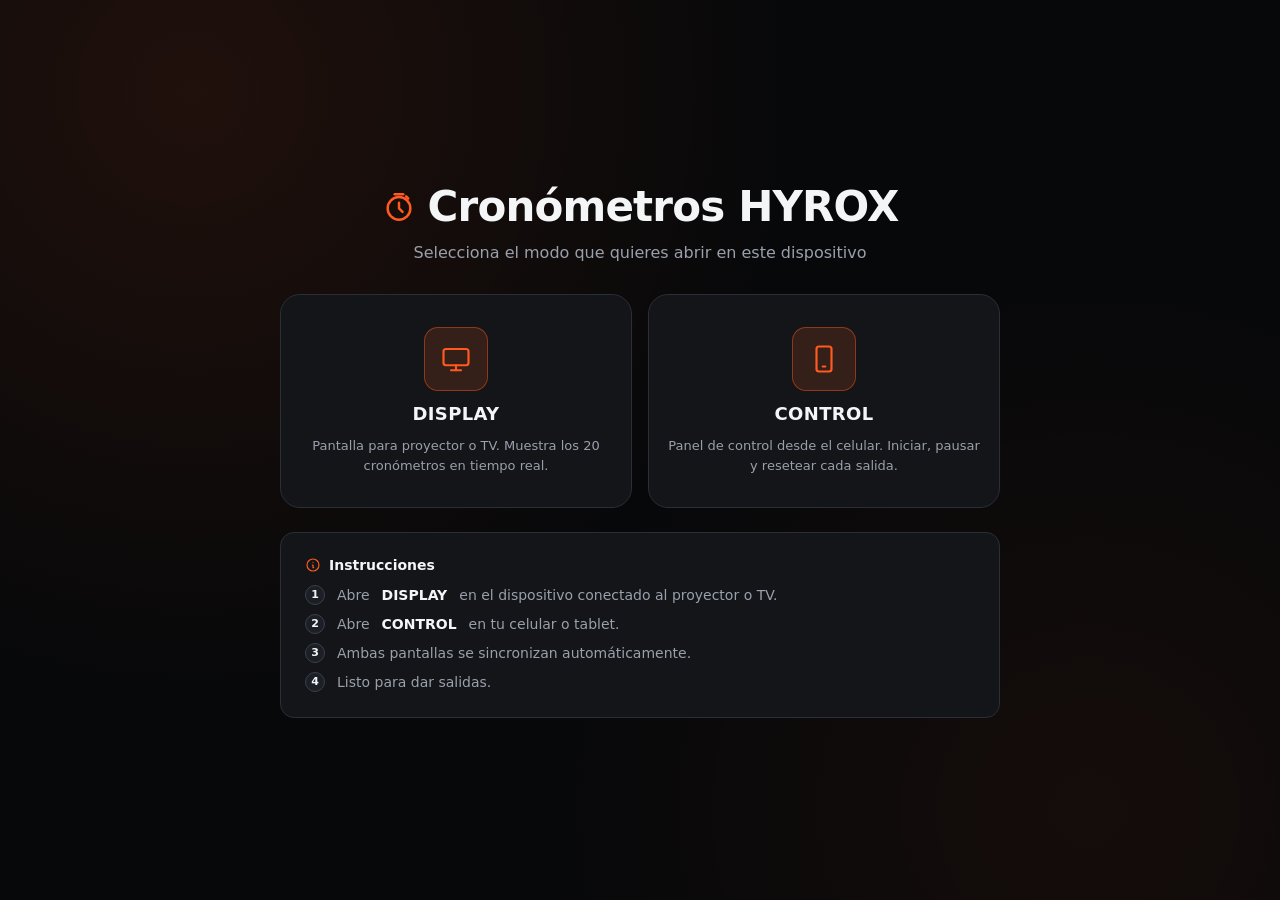
<file: index.html>
<!DOCTYPE html>
<html lang="es">
<head>
<meta charset="UTF-8">
<meta name="viewport" content="width=device-width, initial-scale=1.0">
<title>Cronómetros HYROX</title>
<link rel="stylesheet" href="assets/styles.css">
<style>
  body {
    min-height: 100dvh;
    display: flex;
    align-items: center;
    justify-content: center;
    padding: var(--space-5);
    background:
      radial-gradient(circle at 15% 10%, rgba(255, 90, 31, 0.10), transparent 45%),
      radial-gradient(circle at 85% 90%, rgba(255, 90, 31, 0.06), transparent 40%),
      var(--bg);
  }

  .page {
    width: 100%;
    max-width: 720px;
  }

  .brand {
    display: flex;
    align-items: center;
    gap: var(--space-3);
    justify-content: center;
    margin-bottom: var(--space-2);
  }

  .brand .icon {
    width: 34px;
    height: 34px;
    color: var(--accent);
  }

  h1 {
    font-size: clamp(28px, 5vw, 42px);
    font-weight: 800;
    letter-spacing: -0.02em;
    text-align: center;
  }

  .subtitle {
    font-size: 16px;
    color: var(--text-dim);
    text-align: center;
    margin: var(--space-3) 0 var(--space-6);
  }

  .options {
    display: grid;
    grid-template-columns: 1fr 1fr;
    gap: var(--space-4);
    margin-bottom: var(--space-5);
  }

  .option-card {
    background: var(--surface);
    border: 1px solid var(--border);
    border-radius: var(--radius-lg);
    padding: var(--space-6) var(--space-4);
    text-decoration: none;
    color: var(--text);
    display: flex;
    flex-direction: column;
    align-items: center;
    text-align: center;
    gap: var(--space-3);
    transition: border-color 0.2s var(--ease-out), transform 0.15s var(--ease-out), background 0.2s var(--ease-out);
  }

  .option-card:hover {
    border-color: var(--accent-border);
    background: var(--surface-2);
  }

  .option-card:active {
    transform: scale(0.98);
  }

  .option-icon-wrap {
    width: 64px;
    height: 64px;
    border-radius: var(--radius-md);
    background: var(--accent-dim);
    border: 1px solid var(--accent-border);
    display: flex;
    align-items: center;
    justify-content: center;
  }

  .option-icon-wrap .icon {
    width: 30px;
    height: 30px;
    color: var(--accent);
    stroke-width: 1.75;
  }

  .option-title {
    font-size: 18px;
    font-weight: 700;
    letter-spacing: 0.02em;
  }

  .option-description {
    font-size: 13px;
    color: var(--text-dim);
    line-height: 1.5;
  }

  .instructions {
    background: var(--surface);
    border: 1px solid var(--border);
    border-radius: var(--radius-md);
    padding: var(--space-5);
  }

  .instructions-title {
    display: flex;
    align-items: center;
    gap: var(--space-2);
    font-size: 14px;
    font-weight: 700;
    color: var(--text);
    margin-bottom: var(--space-3);
  }

  .instructions-title .icon {
    width: 16px;
    height: 16px;
    color: var(--accent);
  }

  .instructions ol {
    list-style: none;
    display: flex;
    flex-direction: column;
    gap: var(--space-2);
  }

  .instructions li {
    display: flex;
    gap: var(--space-3);
    font-size: 14px;
    color: var(--text-dim);
    line-height: 1.5;
  }

  .instructions .step-num {
    flex-shrink: 0;
    width: 20px;
    height: 20px;
    border-radius: 50%;
    background: var(--surface-2);
    border: 1px solid var(--border-strong);
    display: flex;
    align-items: center;
    justify-content: center;
    font-size: 11px;
    font-weight: 700;
    color: var(--text);
  }

  .instructions strong {
    color: var(--text);
  }

  @media (max-width: 560px) {
    .options {
      grid-template-columns: 1fr;
    }
  }
</style>
</head>
<body>
  <div class="page">
    <div class="brand">
      <svg class="icon" viewBox="0 0 24 24" fill="none" stroke="currentColor" stroke-width="1.75" stroke-linecap="round" stroke-linejoin="round"><circle cx="12" cy="13" r="8"/><path d="M12 9v4l2.5 2.5"/><path d="M9 3h6"/><path d="M17 4.5l1.5 1.5"/></svg>
      <h1>Cronómetros HYROX</h1>
    </div>
    <p class="subtitle">Selecciona el modo que quieres abrir en este dispositivo</p>

    <div class="options">
      <a href="display.html" class="option-card">
        <div class="option-icon-wrap">
          <svg class="icon" viewBox="0 0 24 24" fill="none" stroke="currentColor" stroke-width="1.75" stroke-linecap="round" stroke-linejoin="round"><rect x="2" y="4" width="20" height="13" rx="2"/><path d="M8 21h8"/><path d="M12 17v4"/></svg>
        </div>
        <div class="option-title">DISPLAY</div>
        <div class="option-description">Pantalla para proyector o TV. Muestra los 20 cronómetros en tiempo real.</div>
      </a>

      <a href="control.html" class="option-card">
        <div class="option-icon-wrap">
          <svg class="icon" viewBox="0 0 24 24" fill="none" stroke="currentColor" stroke-width="1.75" stroke-linecap="round" stroke-linejoin="round"><rect x="6" y="2" width="12" height="20" rx="2"/><path d="M11 18h2"/></svg>
        </div>
        <div class="option-title">CONTROL</div>
        <div class="option-description">Panel de control desde el celular. Iniciar, pausar y resetear cada salida.</div>
      </a>
    </div>

    <div class="instructions">
      <div class="instructions-title">
        <svg class="icon" viewBox="0 0 24 24" fill="none" stroke="currentColor" stroke-width="1.75" stroke-linecap="round" stroke-linejoin="round"><circle cx="12" cy="12" r="9"/><path d="M12 8h.01"/><path d="M11 12h1v4h1"/></svg>
        Instrucciones
      </div>
      <ol>
        <li><span class="step-num">1</span>Abre <strong>DISPLAY</strong> en el dispositivo conectado al proyector o TV.</li>
        <li><span class="step-num">2</span>Abre <strong>CONTROL</strong> en tu celular o tablet.</li>
        <li><span class="step-num">3</span>Ambas pantallas se sincronizan automáticamente.</li>
        <li><span class="step-num">4</span>Listo para dar salidas.</li>
      </ol>
    </div>
  </div>
</body>
</html>
</file>
<file: assets/styles.css>
/* ==========================================================================
   HYROX Cronómetros — Sistema de diseño compartido
   ========================================================================== */

@font-face {
  font-family: 'Inter';
  font-style: normal;
  font-weight: 400 800;
  font-display: swap;
  src: local('Inter');
}

:root {
  /* Superficies */
  --bg: #07080a;
  --surface: #131519;
  --surface-2: #1c1f26;
  --surface-3: #262a33;
  --border: #2a2e37;
  --border-strong: #3a3f4b;

  /* Texto */
  --text: #f4f5f7;
  --text-dim: #9aa0ab;
  --text-faint: #5c6270;

  /* Acento (marca HYROX) */
  --accent: #ff5a1f;
  --accent-strong: #ff7a45;
  --accent-dim: rgba(255, 90, 31, 0.14);
  --accent-border: rgba(255, 90, 31, 0.45);

  /* Semánticos */
  --success: #2fd66e;
  --success-dim: rgba(47, 214, 110, 0.14);
  --danger: #ef4444;
  --danger-dim: rgba(239, 68, 68, 0.14);
  --warning: #f5b940;

  /* Tipografía */
  --font-ui: 'Inter', -apple-system, BlinkMacSystemFont, 'Segoe UI', system-ui, sans-serif;
  --font-mono: 'IBM Plex Mono', 'SFMono-Regular', ui-monospace, Menlo, Consolas, monospace;

  /* Ritmo */
  --radius-sm: 8px;
  --radius-md: 14px;
  --radius-lg: 20px;
  --space-1: 4px;
  --space-2: 8px;
  --space-3: 12px;
  --space-4: 16px;
  --space-5: 24px;
  --space-6: 32px;

  --ease-out: cubic-bezier(0.16, 1, 0.3, 1);
}

* {
  margin: 0;
  padding: 0;
  box-sizing: border-box;
}

html, body {
  height: 100%;
}

body {
  background: var(--bg);
  color: var(--text);
  font-family: var(--font-ui);
  -webkit-font-smoothing: antialiased;
  -webkit-tap-highlight-color: transparent;
}

button {
  font-family: inherit;
  touch-action: manipulation;
}

a {
  color: inherit;
}

.mono {
  font-family: var(--font-mono);
  font-variant-numeric: tabular-nums;
  font-feature-settings: 'tnum' 1;
}

/* Reduce movimiento si el usuario lo solicita */
@media (prefers-reduced-motion: reduce) {
  *, *::before, *::after {
    animation-duration: 0.001ms !important;
    animation-iteration-count: 1 !important;
    transition-duration: 0.001ms !important;
  }
}

/* ---- Icon sizing token ---- */
.icon {
  display: inline-block;
  width: 1em;
  height: 1em;
  stroke: currentColor;
  fill: none;
  flex-shrink: 0;
}

/* ---- Status pill (conexión) ---- */
.status-pill {
  display: inline-flex;
  align-items: center;
  gap: var(--space-2);
  padding: 8px 14px;
  border-radius: 999px;
  background: var(--surface);
  border: 1px solid var(--border);
  font-size: 13px;
  font-weight: 600;
  letter-spacing: 0.02em;
  color: var(--text-dim);
}

.status-pill .dot {
  width: 8px;
  height: 8px;
  border-radius: 50%;
  background: var(--text-faint);
  flex-shrink: 0;
}

.status-pill.connecting .dot {
  background: var(--warning);
  animation: pulse-dot 1.2s var(--ease-out) infinite;
}

.status-pill.connected {
  color: var(--success);
  border-color: rgba(47, 214, 110, 0.35);
  background: var(--success-dim);
}

.status-pill.connected .dot {
  background: var(--success);
}

.status-pill.error {
  color: var(--danger);
  border-color: rgba(239, 68, 68, 0.35);
  background: var(--danger-dim);
}

.status-pill.error .dot {
  background: var(--danger);
}

@keyframes pulse-dot {
  0%, 100% { opacity: 1; }
  50% { opacity: 0.35; }
}

/* ---- Botón volver ---- */
.back-link {
  display: inline-flex;
  align-items: center;
  gap: var(--space-2);
  color: var(--text-dim);
  text-decoration: none;
  font-size: 14px;
  font-weight: 600;
  padding: 10px 14px;
  border-radius: var(--radius-sm);
  border: 1px solid var(--border);
  background: var(--surface);
  transition: border-color 0.2s var(--ease-out), color 0.2s var(--ease-out);
}

.back-link:hover {
  color: var(--text);
  border-color: var(--border-strong);
}

.back-link .icon {
  width: 16px;
  height: 16px;
}
</file>
